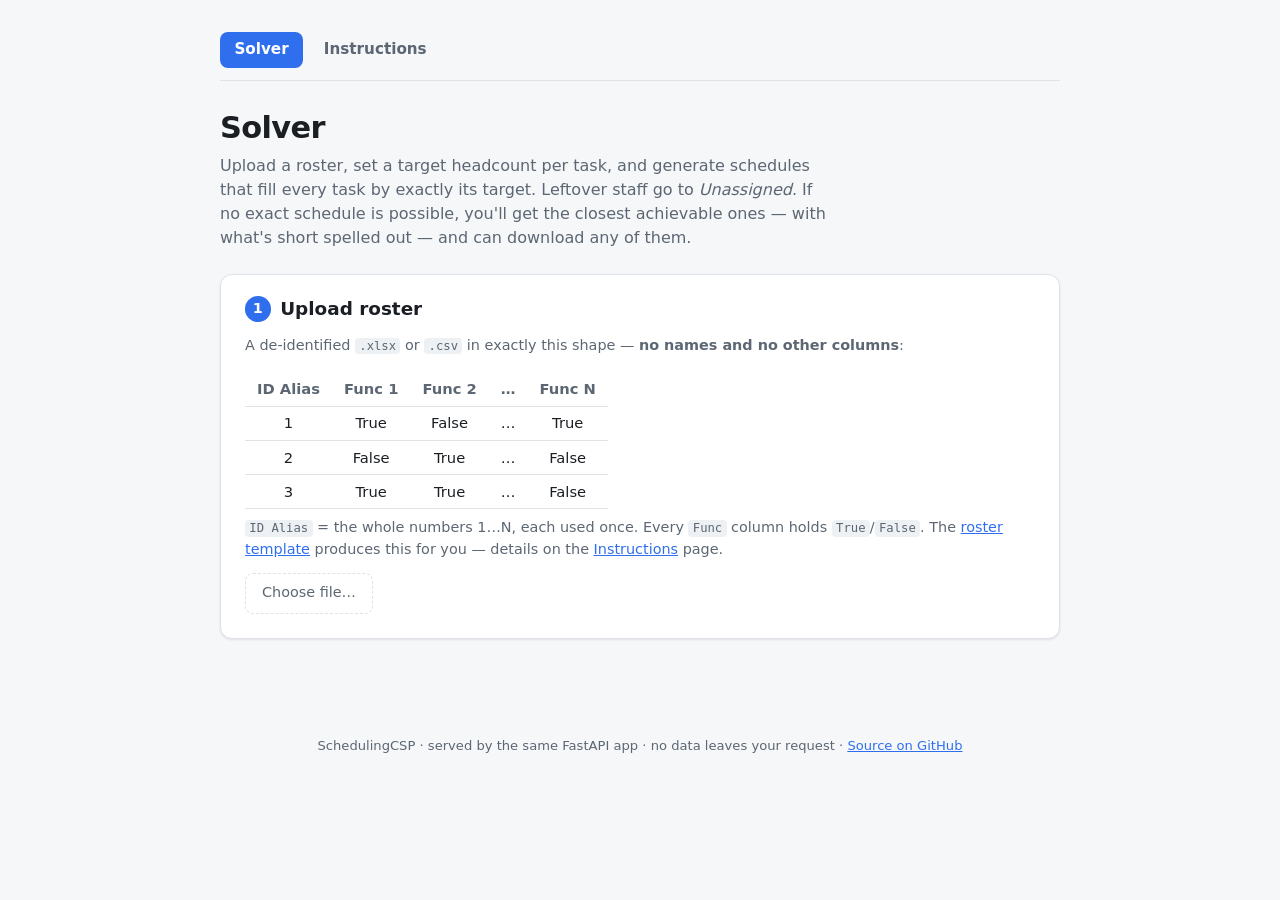
<file: frontend/index.html>
<!DOCTYPE html>
<html lang="en">
<head>
  <meta charset="UTF-8" />
  <meta name="viewport" content="width=device-width, initial-scale=1.0" />
  <title>Solver · SchedulingCSP</title>
  <link rel="stylesheet" href="styles.css?v=2" />
</head>
<body>
  <main class="container">
    <nav class="nav">
      <a href="/" class="active">Solver</a>
      <a href="/instructions.html">Instructions</a>
    </nav>
    <header>
      <h1>Solver</h1>
      <p class="subtitle">
        Upload a roster, set a target headcount per task, and generate schedules that fill
        every task by exactly its target. Leftover staff go to <em>Unassigned</em>. If no exact
        schedule is possible, you'll get the closest achievable ones — with what's short spelled
        out — and can download any of them.
      </p>
    </header>

    <!-- Step 1: upload -->
    <section class="card" id="upload-card">
      <h2><span class="step">1</span> Upload roster</h2>
      <p class="hint">
        A de-identified <code>.xlsx</code> or <code>.csv</code> in exactly this shape —
        <strong>no names and no other columns</strong>:
      </p>
      <div class="table-wrap">
        <table class="schema">
          <thead>
            <tr><th>ID Alias</th><th>Func 1</th><th>Func 2</th><th>…</th><th>Func N</th></tr>
          </thead>
          <tbody>
            <tr><td>1</td><td>True</td><td>False</td><td>…</td><td>True</td></tr>
            <tr><td>2</td><td>False</td><td>True</td><td>…</td><td>False</td></tr>
            <tr><td>3</td><td>True</td><td>True</td><td>…</td><td>False</td></tr>
          </tbody>
        </table>
      </div>
      <p class="hint">
        <code>ID Alias</code> = the whole numbers 1…N, each used once. Every <code>Func</code>
        column holds <code>True</code>/<code>False</code>. The
        <a href="/roster-template.xlsx" download>roster template</a> produces this for you —
        details on the <a href="/instructions.html">Instructions</a> page.
      </p>
      <label class="file-input">
        <input type="file" id="file" accept=".xlsx,.xls,.csv" />
        <span>Choose file…</span>
      </label>
      <p class="roster-summary" id="roster-summary" hidden></p>
    </section>

    <!-- Step 2: parameters -->
    <section class="card" id="params-card" hidden>
      <h2><span class="step">2</span> Set targets &amp; options</h2>

      <h3>Target headcount per task</h3>
      <div class="targets-grid" id="targets"></div>

      <h3>Options</h3>
      <div class="options-grid">
        <label>
          Max schedules
          <input type="number" id="max_schedules" min="1" step="1" value="10" />
          <small>How many distinct schedules to return (server caps at 50).</small>
        </label>
        <label>
          Time budget (seconds)
          <input type="number" id="time_budget_s" min="0" step="0.5" placeholder="default" />
          <small>Optional search backstop (server caps at 30s).</small>
        </label>
        <label>
          Seed
          <input type="number" id="seed" step="1" placeholder="none" />
          <small>Optional — set for reproducible results.</small>
        </label>
        <label>
          Closeness metric
          <select id="metric">
            <option value="cosine">Cosine similarity</option>
            <option value="l1">Headcount shortfall</option>
          </select>
          <small>If targets can't be met exactly, how “closest” is judged.</small>
        </label>
        <label>
          Search mode
          <select id="mode">
            <option value="auto">Auto</option>
            <option value="fast">Fast</option>
            <option value="thorough">Thorough</option>
          </select>
          <small>Auto runs a quick pass, then a deeper search only if needed.</small>
        </label>
      </div>

      <button id="solve" class="primary">Solve</button>
      <p class="loading" id="loading" hidden>
        Solving… the first run after idle can take up to ~60s to wake the server, then up to ~30s to search.
      </p>
    </section>

    <!-- Errors -->
    <p class="error" id="error" role="alert" hidden></p>

    <!-- Step 3: results -->
    <section class="card" id="results-card" hidden>
      <h2><span class="step">3</span> Results</h2>
      <p class="callout warn" id="solve-notice" hidden></p>
      <p class="results-summary" id="results-summary"></p>

      <div class="results-controls" id="results-controls" hidden>
        <label>
          Schedule
          <select id="schedule-select"></select>
        </label>
        <div class="export">
          <button id="export-xlsx">Download .xlsx</button>
          <button id="export-csv">Download .csv</button>
        </div>
      </div>

      <div class="table-wrap" id="table-wrap"></div>
    </section>
  </main>

  <footer>
    <p>SchedulingCSP · served by the same FastAPI app · no data leaves your request ·
      <a href="https://github.com/EdgyPage/SchedulingCSP">Source on GitHub</a></p>
  </footer>

  <script src="app.js?v=2"></script>
</body>
</html>
</file>
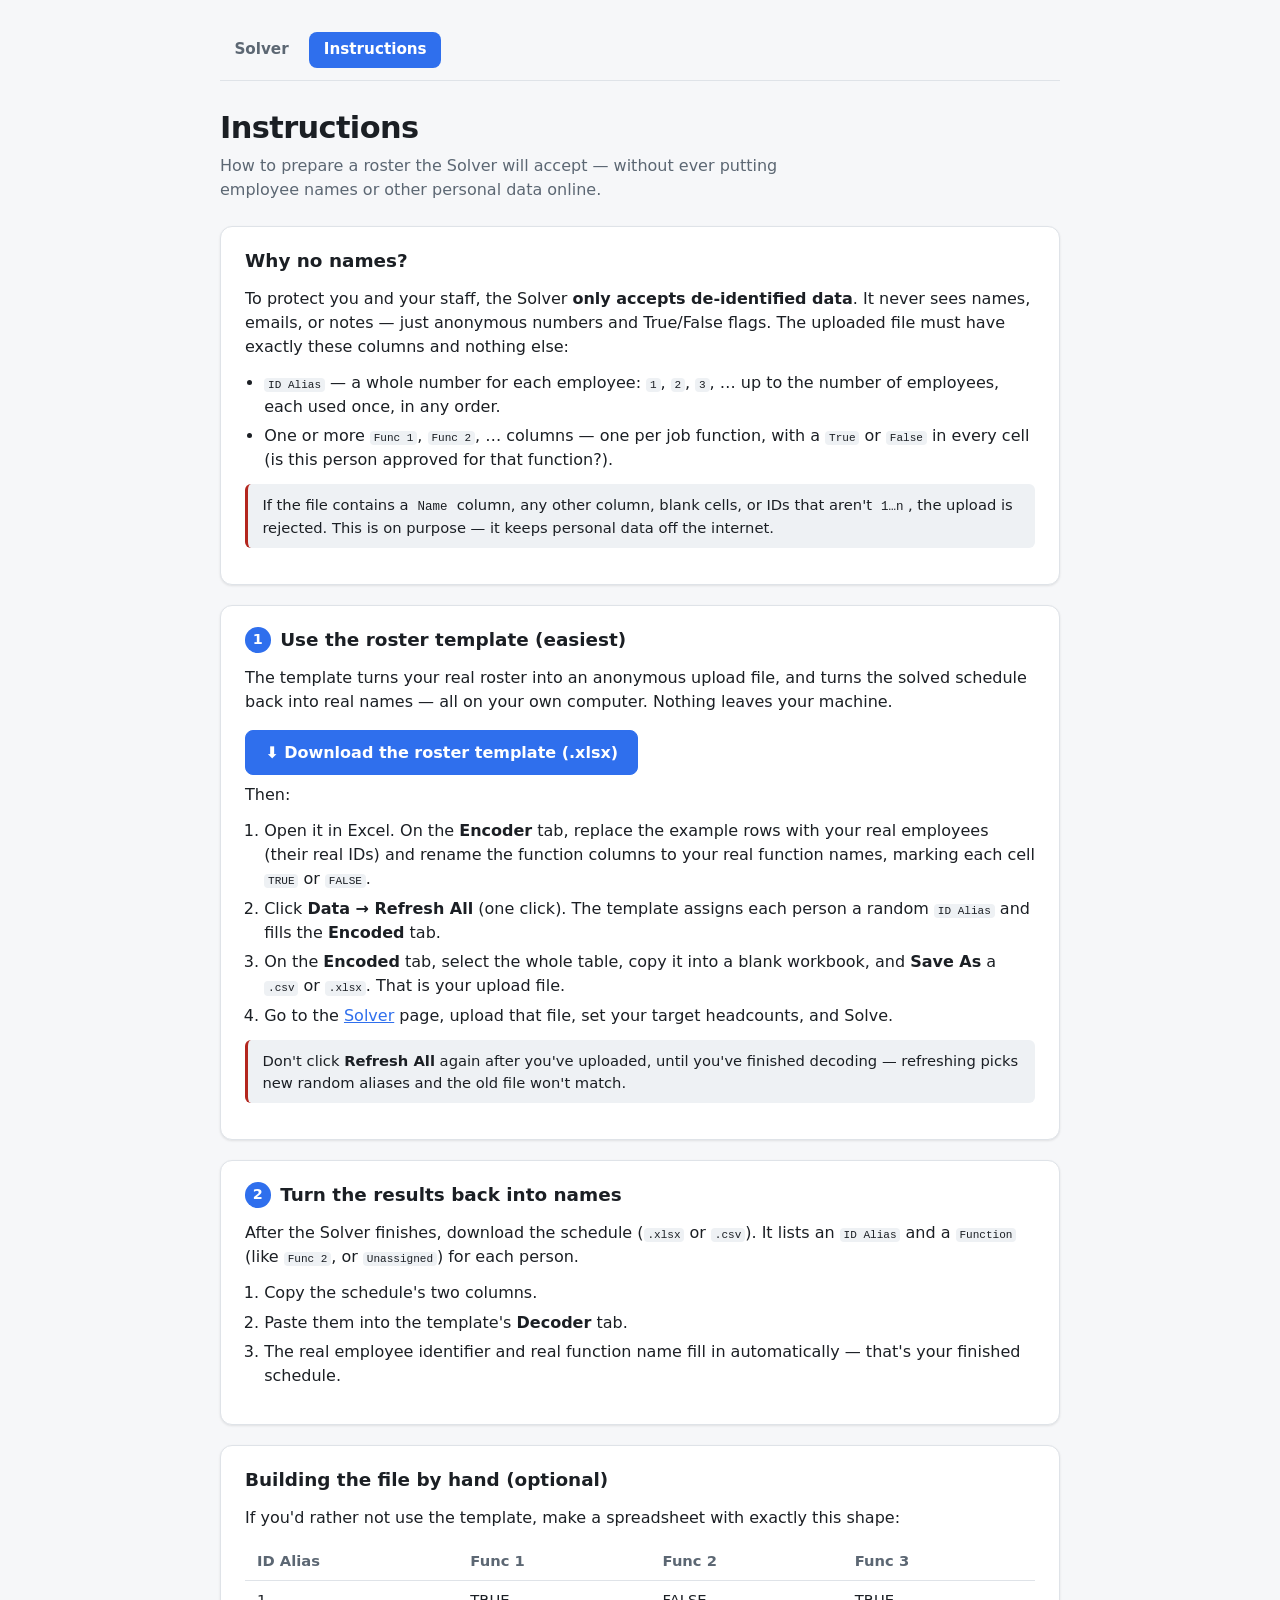
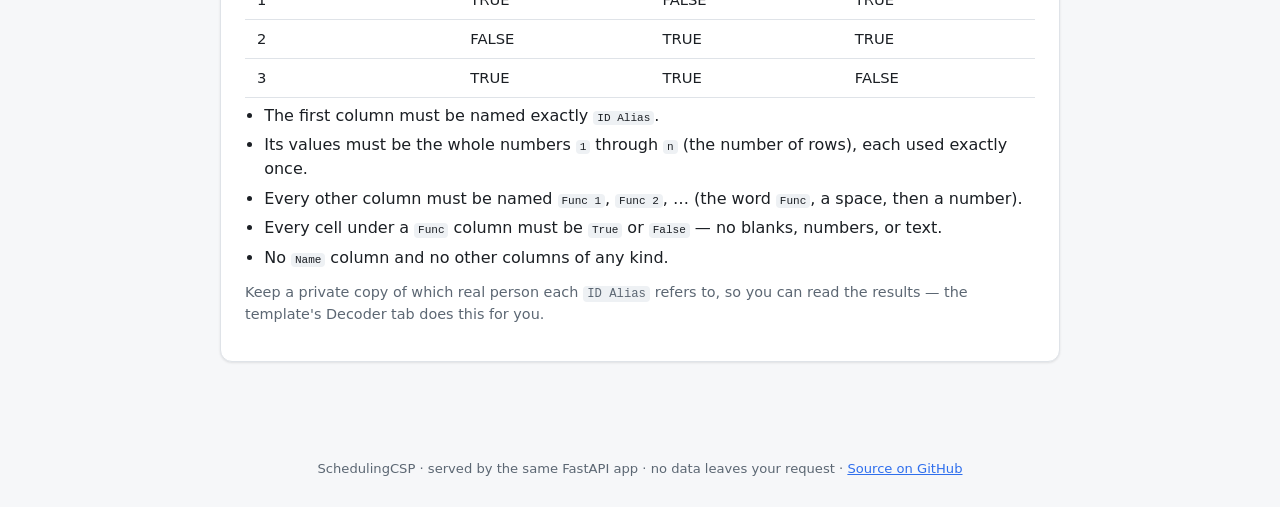
<file: frontend/instructions.html>
<!DOCTYPE html>
<html lang="en">
<head>
  <meta charset="UTF-8" />
  <meta name="viewport" content="width=device-width, initial-scale=1.0" />
  <title>Instructions · SchedulingCSP</title>
  <link rel="stylesheet" href="styles.css?v=2" />
</head>
<body>
  <main class="container">
    <nav class="nav">
      <a href="/">Solver</a>
      <a href="/instructions.html" class="active">Instructions</a>
    </nav>
    <header>
      <h1>Instructions</h1>
      <p class="subtitle">
        How to prepare a roster the Solver will accept — without ever putting employee
        names or other personal data online.
      </p>
    </header>

    <!-- Why -->
    <section class="card">
      <h2>Why no names?</h2>
      <p>
        To protect you and your staff, the Solver <strong>only accepts de-identified data</strong>.
        It never sees names, emails, or notes — just anonymous numbers and True/False flags.
        The uploaded file must have exactly these columns and nothing else:
      </p>
      <ul>
        <li><code>ID Alias</code> — a whole number for each employee: <code>1</code>, <code>2</code>,
          <code>3</code>, … up to the number of employees, each used once, in any order.</li>
        <li>One or more <code>Func 1</code>, <code>Func 2</code>, … columns — one per job function,
          with a <code>True</code> or <code>False</code> in every cell (is this person approved for
          that function?).</li>
      </ul>
      <p class="callout warn">
        If the file contains a <code>Name</code> column, any other column, blank cells, or IDs that
        aren't <code>1…n</code>, the upload is rejected. This is on purpose — it keeps personal data
        off the internet.
      </p>
    </section>

    <!-- The easy way: template -->
    <section class="card">
      <h2><span class="step">1</span> Use the roster template (easiest)</h2>
      <p>
        The template turns your real roster into an anonymous upload file, and turns the solved
        schedule back into real names — all on your own computer. Nothing leaves your machine.
      </p>
      <a class="download-btn" href="/roster-template.xlsx" download>⬇ Download the roster template (.xlsx)</a>
      <p>Then:</p>
      <ol>
        <li>Open it in Excel. On the <strong>Encoder</strong> tab, replace the example rows with your
          real employees (their real IDs) and rename the function columns to your real function names,
          marking each cell <code>TRUE</code> or <code>FALSE</code>.</li>
        <li>Click <strong>Data → Refresh All</strong> (one click). The template assigns each person a
          random <code>ID Alias</code> and fills the <strong>Encoded</strong> tab.</li>
        <li>On the <strong>Encoded</strong> tab, select the whole table, copy it into a blank workbook,
          and <strong>Save As</strong> a <code>.csv</code> or <code>.xlsx</code>. That is your upload file.</li>
        <li>Go to the <a href="/">Solver</a> page, upload that file, set your target headcounts, and Solve.</li>
      </ol>
      <p class="callout warn">
        Don't click <strong>Refresh All</strong> again after you've uploaded, until you've finished
        decoding — refreshing picks new random aliases and the old file won't match.
      </p>
    </section>

    <!-- After solving -->
    <section class="card">
      <h2><span class="step">2</span> Turn the results back into names</h2>
      <p>
        After the Solver finishes, download the schedule (<code>.xlsx</code> or <code>.csv</code>).
        It lists an <code>ID Alias</code> and a <code>Function</code> (like <code>Func 2</code>, or
        <code>Unassigned</code>) for each person.
      </p>
      <ol>
        <li>Copy the schedule's two columns.</li>
        <li>Paste them into the template's <strong>Decoder</strong> tab.</li>
        <li>The real employee identifier and real function name fill in automatically — that's your
          finished schedule.</li>
      </ol>
    </section>

    <!-- The format, for people who build it by hand -->
    <section class="card">
      <h2>Building the file by hand (optional)</h2>
      <p>If you'd rather not use the template, make a spreadsheet with exactly this shape:</p>
      <div class="table-wrap">
        <table>
          <thead>
            <tr><th>ID Alias</th><th>Func 1</th><th>Func 2</th><th>Func 3</th></tr>
          </thead>
          <tbody>
            <tr><td>1</td><td>TRUE</td><td>FALSE</td><td>TRUE</td></tr>
            <tr><td>2</td><td>FALSE</td><td>TRUE</td><td>TRUE</td></tr>
            <tr><td>3</td><td>TRUE</td><td>TRUE</td><td>FALSE</td></tr>
          </tbody>
        </table>
      </div>
      <ul>
        <li>The first column must be named exactly <code>ID Alias</code>.</li>
        <li>Its values must be the whole numbers <code>1</code> through <code>n</code> (the number of
          rows), each used exactly once.</li>
        <li>Every other column must be named <code>Func 1</code>, <code>Func 2</code>, … (the word
          <code>Func</code>, a space, then a number).</li>
        <li>Every cell under a <code>Func</code> column must be <code>True</code> or <code>False</code>
          — no blanks, numbers, or text.</li>
        <li>No <code>Name</code> column and no other columns of any kind.</li>
      </ul>
      <p class="hint">Keep a private copy of which real person each <code>ID Alias</code> refers to, so you
        can read the results — the template's Decoder tab does this for you.</p>
    </section>
  </main>

  <footer>
    <p>SchedulingCSP · served by the same FastAPI app · no data leaves your request ·
      <a href="https://github.com/EdgyPage/SchedulingCSP">Source on GitHub</a></p>
  </footer>
</body>
</html>
</file>
<file: frontend/styles.css>
:root {
  --bg: #f6f7f9;
  --card: #ffffff;
  --text: #1b1f24;
  --muted: #5c6773;
  --border: #dfe3e8;
  --accent: #2f6fed;
  --accent-text: #ffffff;
  --error-bg: #fdecec;
  --error-text: #b3261e;
  --code-bg: #eef1f4;
  --shadow: 0 1px 3px rgba(0, 0, 0, 0.06), 0 1px 2px rgba(0, 0, 0, 0.04);
}

@media (prefers-color-scheme: dark) {
  :root {
    --bg: #16191d;
    --card: #1f242a;
    --text: #e6e9ec;
    --muted: #9aa4af;
    --border: #333a42;
    --accent: #5b8cff;
    --accent-text: #0d1117;
    --error-bg: #3a1f1e;
    --error-text: #ff9b93;
    --code-bg: #2a3037;
    --shadow: none;
  }
}

* { box-sizing: border-box; }

body {
  margin: 0;
  font-family: system-ui, -apple-system, "Segoe UI", Roboto, Helvetica, Arial, sans-serif;
  background: var(--bg);
  color: var(--text);
  line-height: 1.5;
}

.container {
  max-width: 880px;
  margin: 0 auto;
  padding: 2rem 1.25rem 3rem;
}

header h1 {
  margin: 0 0 0.25rem;
  font-size: 1.9rem;
  letter-spacing: -0.02em;
}

.subtitle {
  margin: 0 0 1.5rem;
  color: var(--muted);
  max-width: 60ch;
}

.card {
  background: var(--card);
  border: 1px solid var(--border);
  border-radius: 12px;
  padding: 1.25rem 1.5rem 1.5rem;
  margin-bottom: 1.25rem;
  box-shadow: var(--shadow);
}

.card h2 {
  margin: 0 0 0.75rem;
  font-size: 1.15rem;
  display: flex;
  align-items: center;
  gap: 0.6rem;
}

.card h3 {
  margin: 1.25rem 0 0.6rem;
  font-size: 0.85rem;
  text-transform: uppercase;
  letter-spacing: 0.05em;
  color: var(--muted);
}

.step {
  display: inline-flex;
  align-items: center;
  justify-content: center;
  width: 1.6rem;
  height: 1.6rem;
  border-radius: 50%;
  background: var(--accent);
  color: var(--accent-text);
  font-size: 0.9rem;
  font-weight: 600;
  flex: none;
}

.hint { color: var(--muted); font-size: 0.9rem; margin: 0 0 1rem; }

code {
  background: var(--code-bg);
  padding: 0.1em 0.35em;
  border-radius: 4px;
  font-size: 0.85em;
}

/* File input */
.file-input {
  display: inline-block;
  position: relative;
  cursor: pointer;
}
.file-input input[type="file"] { position: absolute; inset: 0; opacity: 0; cursor: pointer; }
.file-input span {
  display: inline-block;
  padding: 0.55rem 1rem;
  border: 1px dashed var(--border);
  border-radius: 8px;
  color: var(--muted);
}
.file-input:hover span { border-color: var(--accent); color: var(--text); }

.roster-summary { margin: 1rem 0 0; font-weight: 500; }

/* Grids */
.targets-grid {
  display: grid;
  grid-template-columns: repeat(auto-fill, minmax(180px, 1fr));
  gap: 0.75rem;
}
.options-grid {
  display: grid;
  grid-template-columns: repeat(auto-fit, minmax(200px, 1fr));
  gap: 1rem;
}

label {
  display: flex;
  flex-direction: column;
  gap: 0.3rem;
  font-size: 0.9rem;
  font-weight: 500;
}
label small { font-weight: 400; color: var(--muted); font-size: 0.78rem; }

input[type="number"] {
  padding: 0.5rem 0.6rem;
  border: 1px solid var(--border);
  border-radius: 8px;
  background: var(--bg);
  color: var(--text);
  font: inherit;
  width: 100%;
}
input[type="number"]:focus { outline: 2px solid var(--accent); outline-offset: 1px; }

select {
  padding: 0.5rem 0.6rem;
  border: 1px solid var(--border);
  border-radius: 8px;
  background: var(--bg);
  color: var(--text);
  font: inherit;
}

button {
  font: inherit;
  font-weight: 600;
  padding: 0.6rem 1.2rem;
  border-radius: 8px;
  border: 1px solid var(--border);
  background: var(--card);
  color: var(--text);
  cursor: pointer;
}
button:hover { border-color: var(--accent); }
button:disabled { opacity: 0.55; cursor: not-allowed; }

button.primary {
  margin-top: 1.5rem;
  background: var(--accent);
  color: var(--accent-text);
  border-color: var(--accent);
}

.loading { color: var(--muted); margin: 1rem 0 0; }

.error {
  background: var(--error-bg);
  color: var(--error-text);
  padding: 0.75rem 1rem;
  border-radius: 8px;
  margin: 0 0 1.25rem;
  font-weight: 500;
}

.results-summary { margin: 0 0 1rem; }

.results-controls {
  display: flex;
  flex-wrap: wrap;
  align-items: flex-end;
  justify-content: space-between;
  gap: 1rem;
  margin-bottom: 1rem;
}
.export { display: flex; gap: 0.6rem; }

.table-wrap { overflow-x: auto; }

table { border-collapse: collapse; width: 100%; font-size: 0.92rem; }
th, td {
  text-align: left;
  padding: 0.5rem 0.75rem;
  border-bottom: 1px solid var(--border);
}
th { color: var(--muted); font-weight: 600; position: sticky; top: 0; background: var(--card); }
tr td.unassigned { color: var(--muted); font-style: italic; }

/* Compact schema example on the Solver page */
table.schema { width: auto; margin: 0.25rem 0 0.5rem; }
table.schema th, table.schema td { text-align: center; padding: 0.35rem 0.75rem; }

footer {
  text-align: center;
  color: var(--muted);
  font-size: 0.82rem;
  padding: 1rem;
}
footer a { color: var(--accent); }

/* Top navigation (Solver / Instructions) */
.nav {
  display: flex;
  gap: 0.4rem;
  margin-bottom: 1.5rem;
  border-bottom: 1px solid var(--border);
  padding-bottom: 0.75rem;
}
.nav a {
  padding: 0.4rem 0.9rem;
  border-radius: 8px;
  text-decoration: none;
  color: var(--muted);
  font-weight: 600;
  font-size: 0.95rem;
}
.nav a:hover { color: var(--text); background: var(--code-bg); }
.nav a.active { color: var(--accent-text); background: var(--accent); }

/* Instructions prose */
.card p { margin: 0 0 0.75rem; }
.card ul, .card ol { margin: 0 0 0.75rem 1.2rem; padding: 0; }
.card li { margin: 0.35rem 0; }
.card a { color: var(--accent); }
.callout {
  border-left: 3px solid var(--accent);
  background: var(--code-bg);
  padding: 0.6rem 0.9rem;
  border-radius: 6px;
  margin: 0 0 0.9rem;
  font-size: 0.92rem;
}
.callout.warn { border-left-color: var(--error-text); }
.download-btn {
  display: inline-block;
  margin: 0.25rem 0 0.5rem;
  padding: 0.6rem 1.2rem;
  border-radius: 8px;
  background: var(--accent);
  color: var(--accent-text);
  border: 1px solid var(--accent);
  font-weight: 600;
  text-decoration: none;
}
/* Win over `.card a` (higher specificity) so the label isn't drawn in --accent
   over an --accent background, which renders it invisible. */
.card a.download-btn { color: var(--accent-text); }
</file>
